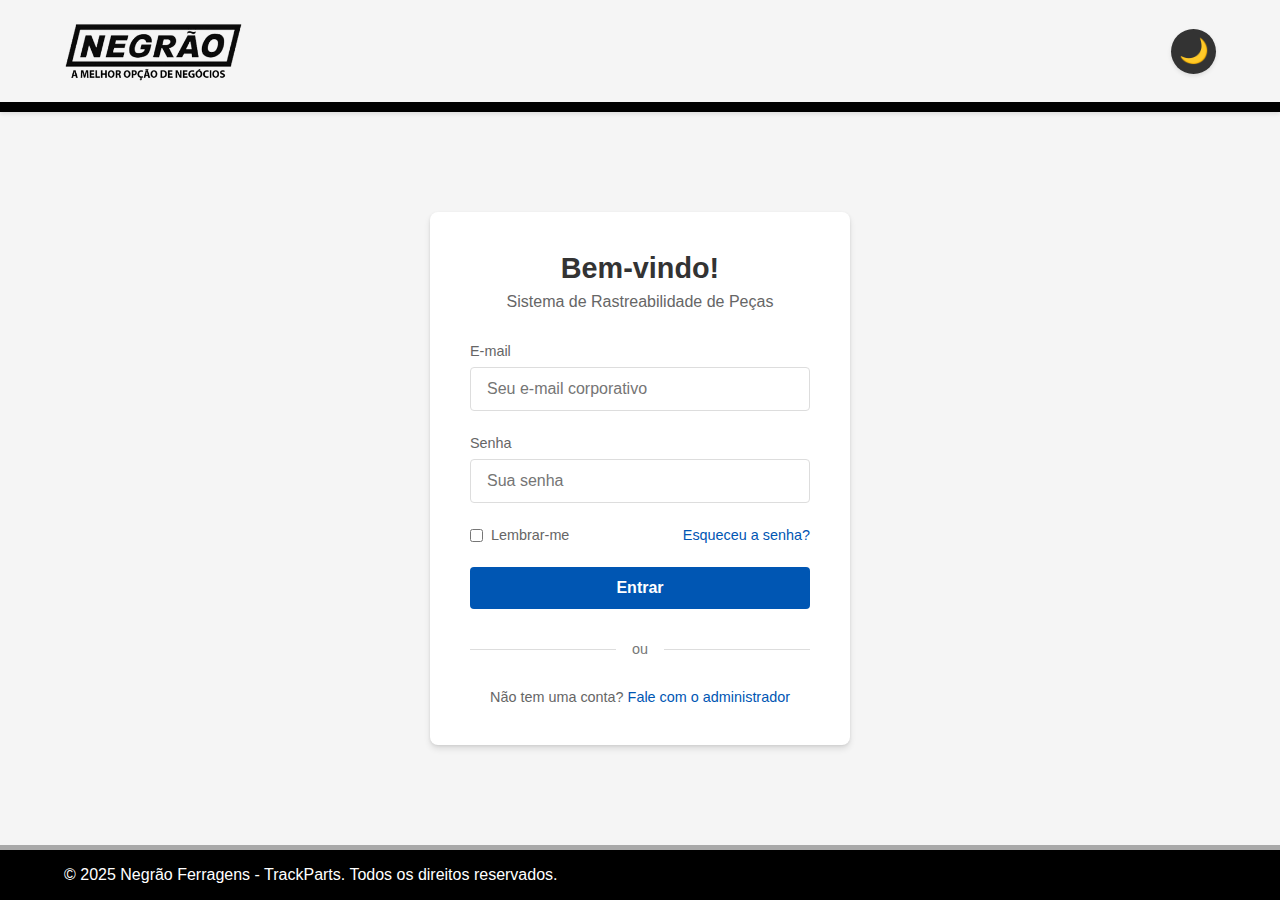
<file: index.html>
<!DOCTYPE html>
<html lang="pt-br">
<head>
    <meta charset="UTF-8">
    <meta name="viewport" content="width=device-width, initial-scale=1.0">
    <title>Negrão Ferragens - Login</title>
    <link rel="stylesheet" href="style.css">
</head>
<body>
    <header>
        <div class="container">
            <div class="logo">
                <!-- Adicionado ID que estava faltando -->
                <img id="logo-img" src="imagens/logo.png" alt="Negrão Ferragens Logo">
                <h1></h1>
            </div>
            <!-- Botão de alternância de tema -->
            <button id="theme-toggle" class="theme-toggle" aria-label="Alternar tema">
                <span class="theme-icon">🌙</span>
            </button>
        </div>
    </header>

    <main>
        <div class="login-card">
            <div class="login-header">
                <h2>Bem-vindo!</h2>
                <p>Sistema de Rastreabilidade de Peças</p>
            </div>

            <div id="alert-error" class="alert alert-danger"></div>
            <div id="alert-success" class="alert alert-success"></div>

            <form id="login-form">
                <div class="form-group">
                    <label for="email">E-mail</label>
                    <input type="email" id="email" class="form-control" placeholder="Seu e-mail corporativo" required>
                </div>

                <div class="form-group">
                    <label for="password">Senha</label>
                    <input type="password" id="password" class="form-control" placeholder="Sua senha" required>
                </div>

                <div class="form-options">
                    <div class="checkbox-group">
                        <input type="checkbox" id="remember-me">
                        <label for="remember-me">Lembrar-me</label>
                    </div>
                    <a href="#" class="forgot-password">Esqueceu a senha?</a>
                </div>

                <button type="submit" id="login-button" class="btn-primary">
                    Entrar
                    <span id="loading-spinner" class="loading-spinner" style="display: none;"></span>
                </button>
            </form>

            <div class="separator">
                <span>ou</span>
            </div>

            <div style="text-align: center; font-size: 0.9rem; color: var(--text-secondary);">
                Não tem uma conta? <a href="#" style="color: var(--primary-color); text-decoration: none;">Fale com o administrador</a>
            </div>
        </div>
    </main>

    <footer>
        <div class="container">
            &copy; 2025 Negrão Ferragens - TrackParts. Todos os direitos reservados.
        </div>
    </footer>

    <script src="script.js"></script>
</body>
</html>
</file>
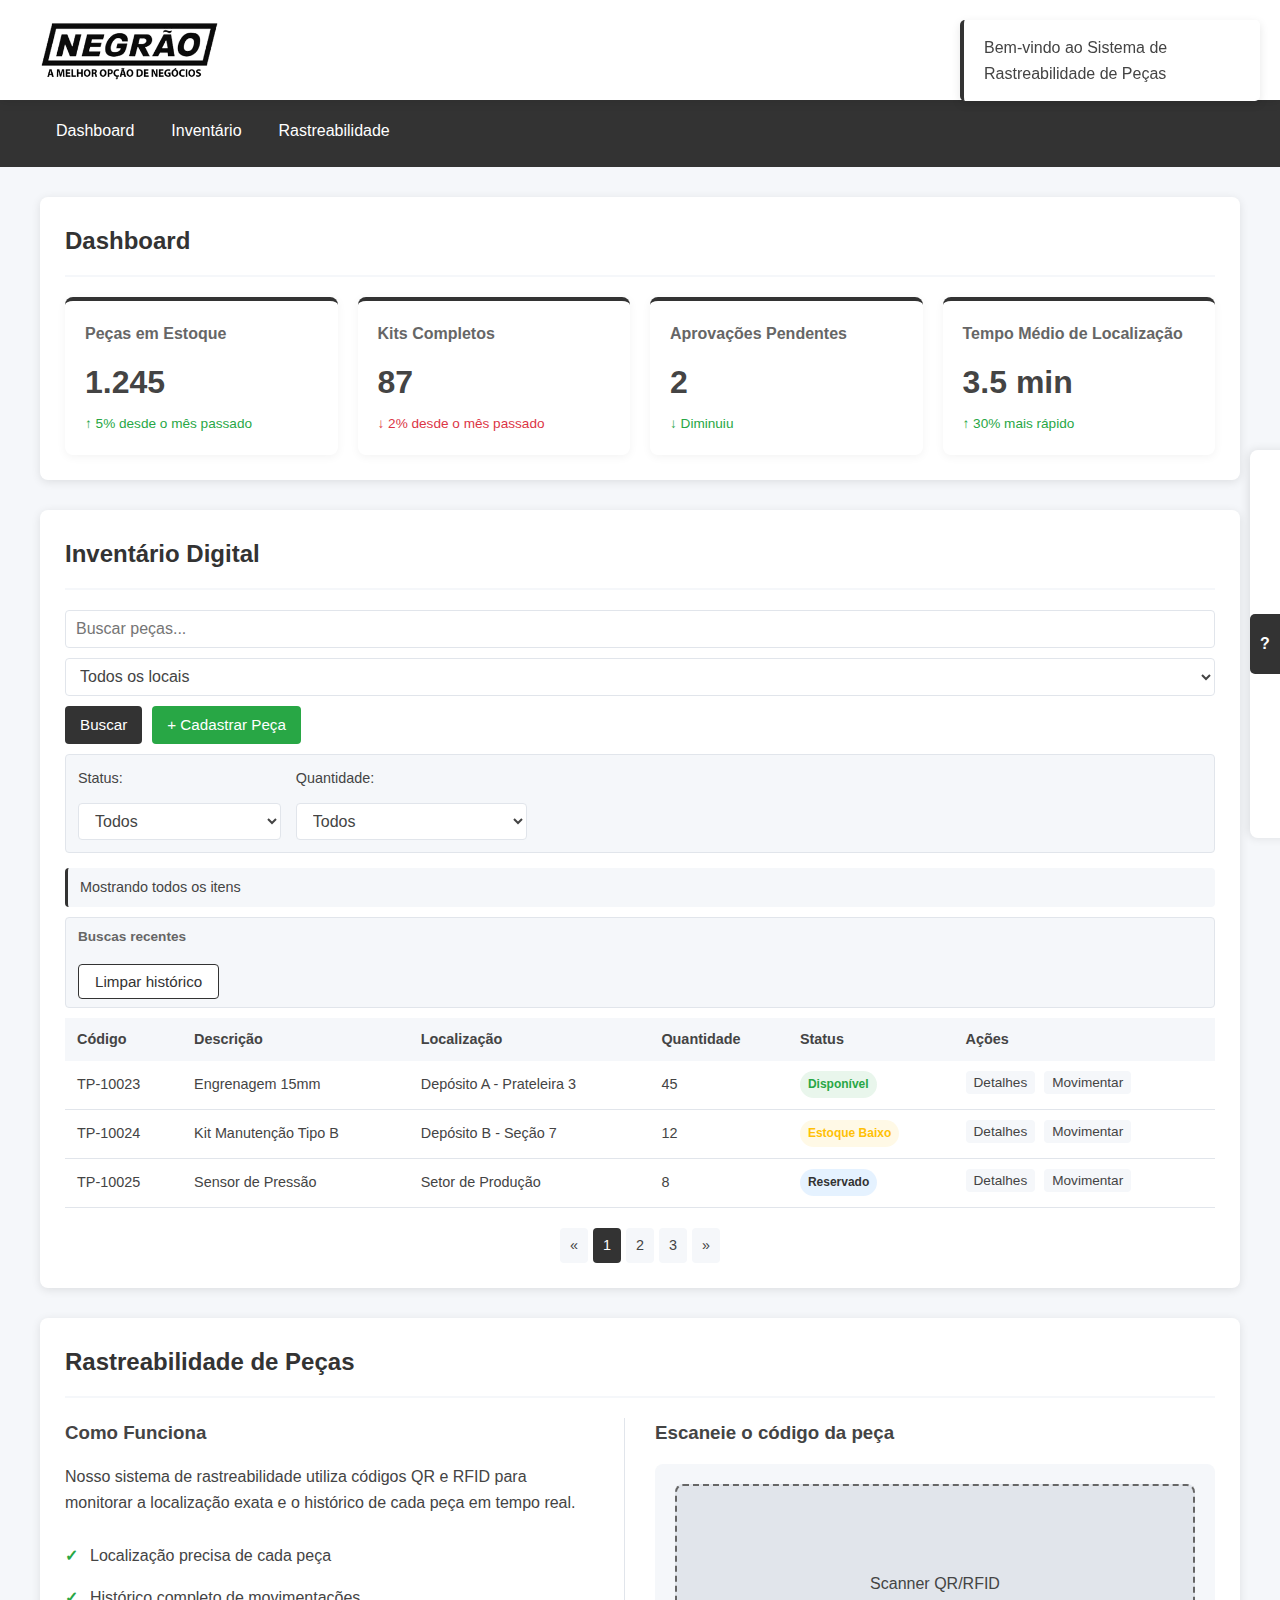
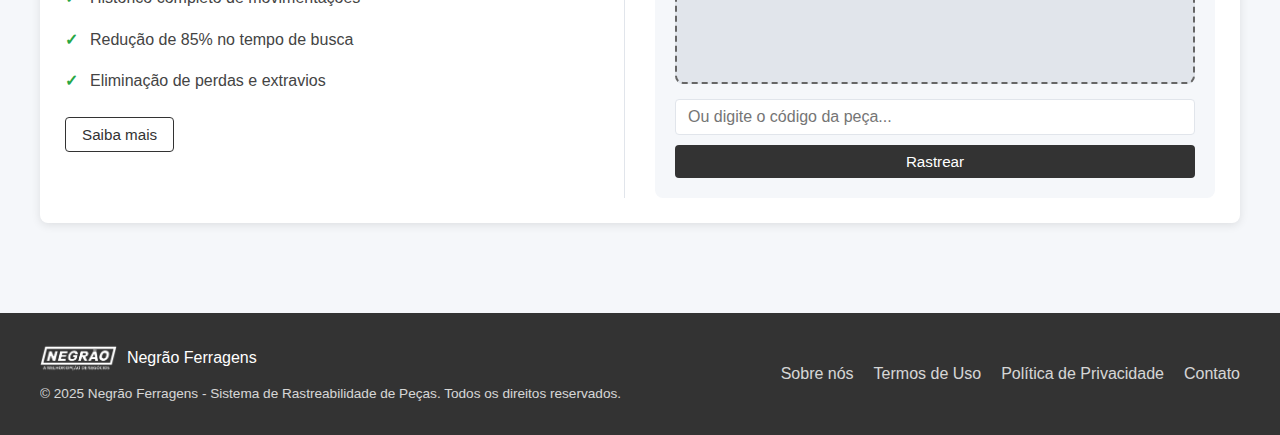
<file: usuario/user.html>
<!DOCTYPE html>
<html lang="pt-BR" data-theme="light">
<head>
    <!-- Metadados e configurações básicas existentes -->
    <meta charset="UTF-8">
    <meta name="viewport" content="width=device-width, initial-scale=1.0">
    <meta name="theme-color" content="#ffffff">
    <title>TrackParts - Sistema de Rastreabilidade de Peças</title>
    <link rel="stylesheet" href="user.css">
</head>
<body data-theme="light">
    <!-- CABEÇALHO: Contém logo e informações do usuário -->
    <header>
        <div class="container">
            <div class="logo">
                <img id="logo-img" src="imagens/logo.png" alt="TrackParts Logo">
                <h1></h1>
            </div>
            <div class="user-info">
                <span class="username">Olá, Usuário</span>
                <!-- Botão de alternância de tema - CORRIGIDO -->
                <button id="theme-toggle" class="theme-toggle" aria-label="Alternar tema" title="Alternar tema">
                    <span class="theme-icon">🌙</span>
                </button>
                <a href="../login.html" class="btn-logout">Sair</a>
            </div>
        </div>
    </header>

    <!-- NAVEGAÇÃO PRINCIPAL: Menu principal do sistema -->
    <nav>
        <div class="container">
            <ul class="main-menu">
                <li><a href="#dashboard">Dashboard</a></li>
                <li><a href="#inventory">Inventário</a></li>
                <li><a href="#tracking">Rastreabilidade</a></li>
            </ul>
        </div>
    </nav>

    <!-- CONTEÚDO PRINCIPAL: Contém todas as seções do sistema -->
    <main>
        <div class="container">
            <!-- SEÇÃO: Dashboard com cards de métricas -->
            <section id="dashboard">
                <h2>Dashboard</h2>
                <div class="dashboard-cards">
                    <!-- Card: Peças em estoque -->
                    <div class="card">
                        <h3>Peças em Estoque</h3>
                        <p class="number">1.245</p>
                        <p class="trend positive">↑ 5% desde o mês passado</p>
                    </div>
                    <!-- Card: Kits completos -->
                    <div class="card">
                        <h3>Kits Completos</h3>
                        <p class="number">87</p>
                        <p class="trend negative">↓ 2% desde o mês passado</p>
                    </div>
                    <!-- Card: Aprovações pendentes -->
                    <div class="card">
                        <h3>Aprovações Pendentes</h3>
                        <p class="number">12</p>
                        <p class="trend neutral">= Sem alteração</p>
                    </div>
                    <!-- Card: Tempo médio de localização -->
                    <div class="card">
                        <h3>Tempo Médio de Localização</h3>
                        <p class="number">3.5 min</p>
                        <p class="trend positive">↑ 30% mais rápido</p>
                    </div>
                </div>
            </section>

            <!-- SEÇÃO: Inventário Digital com busca, filtros e tabela -->
            <section id="inventory">
                <h2>Inventário Digital</h2>
                <!-- Barra de busca e filtros principais -->
                <div class="search-filter">
                    <input type="text" placeholder="Buscar peças...">
                    <select>
                        <option>Todos os locais</option>
                        <option>Depósito A</option>
                        <option>Depósito B</option>
                        <option>Setor de Produção</option>
                    </select>
                    <button class="btn-primary">Buscar</button>
                    <button class="btn-add-item">+ Cadastrar Peça</button>
                </div>
                
                <!-- Filtros avançados para refinamento de busca -->
                <div class="advanced-filters">
                    <div class="filter-row">
                        <div class="filter-group">
                            <label for="status-filter">Status:</label>
                            <select id="status-filter">
                                <option value="all">Todos</option>
                                <option value="disponível">Disponível</option>
                                <option value="estoque baixo">Estoque Baixo</option>
                                <option value="reservado">Reservado</option>
                            </select>
                        </div>
                        
                        <div class="filter-group">
                            <label for="quantity-filter">Quantidade:</label>
                            <select id="quantity-filter">
                                <option value="all">Todos</option>
                                <option value="low">Baixa (≤ 10)</option>
                                <option value="medium">Média (11-50)</option>
                                <option value="high">Alta (> 50)</option>
                            </select>
                        </div>
                    </div>
                </div>
                
                <!-- Informações sobre os resultados da busca -->
                <div class="search-results-info">
                    <span>Mostrando todos os itens</span>
                </div>
                
                <!-- Histórico de buscas recentes -->
                <div class="search-history-container">
                    <h4>Buscas recentes</h4>
                    <div class="search-history-items">
                        <!-- Itens de histórico de busca serão adicionados via JavaScript -->
                    </div>
                    <button class="btn-secondary">Limpar histórico</button>
                </div>
                
                <!-- Tabela principal de inventário -->
                <div class="inventory-table">
                    <table>
                        <thead>
                            <tr>
                                <th>Código</th>
                                <th>Descrição</th>
                                <th>Localização</th>
                                <th>Quantidade</th>
                                <th>Status</th>
                                <th>Ações</th>
                            </tr>
                        </thead>
                        <tbody>
                            <!-- Linha de peça: Engrenagem -->
                            <tr>
                                <td>TP-10023</td>
                                <td>Engrenagem 15mm</td>
                                <td>Depósito A - Prateleira 3</td>
                                <td>45</td>
                                <td><span class="status available">Disponível</span></td>
                                <td>
                                    <button class="btn-action btn-details">Detalhes</button>
                                    <button class="btn-action btn-move">Movimentar</button>
                                </td>
                            </tr>
                            <!-- Linha de peça: Kit Manutenção -->
                            <tr>
                                <td>TP-10024</td>
                                <td>Kit Manutenção Tipo B</td>
                                <td>Depósito B - Seção 7</td>
                                <td>12</td>
                                <td><span class="status low">Estoque Baixo</span></td>
                                <td>
                                    <button class="btn-action btn-details">Detalhes</button>
                                    <button class="btn-action btn-move">Movimentar</button>
                                </td>
                            </tr>
                            <!-- Linha de peça: Sensor -->
                            <tr>
                                <td>TP-10025</td>
                                <td>Sensor de Pressão</td>
                                <td>Setor de Produção</td>
                                <td>8</td>
                                <td><span class="status reserved">Reservado</span></td>
                                <td>
                                    <button class="btn-action btn-details">Detalhes</button>
                                    <button class="btn-action btn-move">Movimentar</button>
                                </td>
                            </tr>
                        </tbody>
                    </table>
                </div>
                
                <!-- Paginação da tabela de inventário -->
                <div class="pagination">
                    <a href="#">&laquo;</a>
                    <a href="#" class="active">1</a>
                    <a href="#">2</a>
                    <a href="#">3</a>
                    <a href="#">&raquo;</a>
                </div>
            </section>

            <!-- SEÇÃO: Rastreabilidade de Peças -->
            <section id="tracking">
                <h2>Rastreabilidade de Peças</h2>
                <div class="tracking-system">
                    <!-- Informações sobre o sistema de rastreabilidade -->
                    <article class="tracking-info">
                        <h3>Como Funciona</h3>
                        <p>Nosso sistema de rastreabilidade utiliza códigos QR e RFID para monitorar a localização exata e o histórico de cada peça em tempo real.</p>
                        <ul class="benefits">
                            <li>Localização precisa de cada peça</li>
                            <li>Histórico completo de movimentações</li>
                            <li>Redução de 85% no tempo de busca</li>
                            <li>Eliminação de perdas e extravios</li>
                        </ul>
                        <a href="#" class="btn-secondary">Saiba mais</a>
                    </article>
                    
                    <!-- Scanner de QR Code/RFID para rastreio -->
                    <div class="tracking-scanner">
                        <h3>Escaneie o código da peça</h3>
                        <div class="scanner-box">
                            <div class="scanner-placeholder">
                                <span>Scanner QR/RFID</span>
                            </div>
                            <input type="text" placeholder="Ou digite o código da peça...">
                            <button class="btn-primary">Rastrear</button>
                        </div>
                    </div>
                </div>
                
                <!-- Área para exibir resultados de rastreamento (inicialmente oculta) -->
                <div class="tracking-result" style="display: none;">
                    <!-- Conteúdo será preenchido dinamicamente -->
                </div>
            </section>
        </div>

        <!-- PAINEL DE AJUDA: Acessível de qualquer lugar da aplicação -->
        <aside class="help-panel">
            <div class="help-toggle">?</div>
            <div class="help-content">
                <h3>Suporte Rápido</h3>
                <ul class="help-links">
                    <li><a href="#">Como rastrear uma peça</a></li>
                    <li><a href="#">Gerenciamento de kits</a></li>
                    <li><a href="#">Fluxo de aprovações</a></li>
                    <li><a href="#">Importação da planilha Excel</a></li>
                    <li><a href="#">Tutoriais em vídeo</a></li>
                </ul>
                <h4>Precisa de ajuda?</h4>
                <button class="btn-support">Contatar Suporte</button>
            </div>
        </aside>
    </main>

    <!-- RODAPÉ: Informações da empresa e links adicionais -->
    <footer>
        <div class="container">
            <div class="footer-info">
                <div class="footer-logo">
                    <img src="imagens/logoDark.png" alt="Negrão Ferragens Logo">
                    <span>Negrão Ferragens</span>
                </div>
                <p>&copy; 2025 Negrão Ferragens - Sistema de Rastreabilidade de Peças. Todos os direitos reservados.</p>
            </div>
            <div class="footer-links">
                <ul>
                    <li><a href="#">Sobre nós</a></li>
                    <li><a href="#">Termos de Uso</a></li>
                    <li><a href="#">Política de Privacidade</a></li>
                    <li><a href="#">Contato</a></li>
                </ul>
            </div>
        </div>
    </footer>

    <!-- MODAIS: Janelas de diálogo para operações específicas -->
    
    <!-- Modal para Cadastro de Peça -->
    <div id="modal-add-item" class="modal">
        <div class="modal-content">
            <span class="modal-close">&times;</span>
            <h3>Cadastrar Nova Peça</h3>
            <form id="form-add-item">
                <!-- Campos para entrada de dados da nova peça -->
                <div class="form-group">
                    <label for="item-code">Código:</label>
                    <input type="text" id="item-code" required placeholder="Ex: TP-10028">
                </div>
                <div class="form-group">
                    <label for="item-description">Descrição:</label>
                    <input type="text" id="item-description" required placeholder="Ex: Engrenagem 15mm">
                </div>
                <div class="form-group">
                    <label for="item-location">Localização:</label>
                    <select id="item-location" required>
                        <option value="">Selecione uma localização</option>
                        <option value="Depósito A">Depósito A</option>
                        <option value="Depósito B">Depósito B</option>
                        <option value="Setor de Produção">Setor de Produção</option>
                    </select>
                </div>
                <div class="form-group">
                    <label for="item-sublocation">Localização Específica:</label>
                    <input type="text" id="item-sublocation" placeholder="Ex: Prateleira 3">
                </div>
                <div class="form-group">
                    <label for="item-quantity">Quantidade:</label>
                    <input type="number" id="item-quantity" required min="1" value="1">
                </div>
                <div class="form-group">
                    <label for="item-status">Status:</label>
                    <select id="item-status" required>
                        <option value="available">Disponível</option>
                        <option value="low">Estoque Baixo</option>
                        <option value="reserved">Reservado</option>
                    </select>
                </div>
                <div class="form-actions">
                    <button type="button" class="btn-secondary modal-cancel">Cancelar</button>
                    <button type="submit" class="btn-primary">Cadastrar</button>
                </div>
            </form>
        </div>
    </div>

    <!-- Modal para Detalhes da Peça -->
    <div id="modal-details" class="modal">
        <div class="modal-content">
            <span class="modal-close">&times;</span>
            <h3>Detalhes da Peça</h3>
            <!-- Informações detalhadas sobre a peça selecionada -->
            <div class="item-details">
                <div class="detail-row">
                    <span class="detail-label">Código:</span>
                    <span id="detail-code" class="detail-value"></span>
                </div>
                <div class="detail-row">
                    <span class="detail-label">Descrição:</span>
                    <span id="detail-description" class="detail-value"></span>
                </div>
                <div class="detail-row">
                    <span class="detail-label">Localização:</span>
                    <span id="detail-location" class="detail-value"></span>
                </div>
                <div class="detail-row">
                    <span class="detail-label">Quantidade:</span>
                    <span id="detail-quantity" class="detail-value"></span>
                </div>
                <div class="detail-row">
                    <span class="detail-label">Status:</span>
                    <span id="detail-status" class="detail-value"></span>
                </div>
                <div class="detail-row">
                    <span class="detail-label">Última atualização:</span>
                    <span id="detail-updated" class="detail-value">14/04/2025 14:32</span>
                </div>
            </div>
            
            <!-- Histórico de movimentações da peça -->
            <div class="item-history">
                <h4>Histórico de Movimentações</h4>
                <div class="history-table">
                    <table>
                        <thead>
                            <tr>
                                <th>Data</th>
                                <th>Origem</th>
                                <th>Destino</th>
                                <th>Responsável</th>
                            </tr>
                        </thead>
                        <tbody id="history-table-body">
                            <tr>
                                <td>12/04/2025</td>
                                <td>Depósito B</td>
                                <td>Depósito A - Prateleira 3</td>
                                <td>Maria Oliveira</td>
                            </tr>
                            <tr>
                                <td>05/04/2025</td>
                                <td>Recebimento</td>
                                <td>Depósito B</td>
                                <td>Carlos Santos</td>
                            </tr>
                        </tbody>
                    </table>
                </div>
            </div>
            <div class="form-actions">
                <button type="button" class="btn-secondary modal-cancel">Fechar</button>
                <button type="button" class="btn-primary btn-open-move">Movimentar</button>
            </div>
        </div>
    </div>

    <!-- Modal para Movimentação de Peça -->
    <div id="modal-move" class="modal">
        <div class="modal-content">
            <span class="modal-close">&times;</span>
            <h3>Movimentar Peça</h3>
            <form id="form-move-item">
                <!-- Identificação da peça a ser movimentada -->
                <div class="item-to-move">
                    <div class="detail-row">
                        <span class="detail-label">Código:</span>
                        <span id="move-code" class="detail-value"></span>
                    </div>
                    <div class="detail-row">
                        <span class="detail-label">Descrição:</span>
                        <span id="move-description" class="detail-value"></span>
                    </div>
                    <div class="detail-row">
                        <span class="detail-label">Localização Atual:</span>
                        <span id="move-current-location" class="detail-value"></span>
                    </div>
                </div>
                
                <!-- Campos para definir nova localização e detalhes da movimentação -->
                <div class="form-group">
                    <label for="move-location">Nova Localização:</label>
                    <select id="move-location" required>
                        <option value="">Selecione uma localização</option>
                        <option value="Depósito A">Depósito A</option>
                        <option value="Depósito B">Depósito B</option>
                        <option value="Setor de Produção">Setor de Produção</option>
                        <option value="Manutenção">Manutenção</option>
                        <option value="Expedição">Expedição</option>
                    </select>
                </div>
                <div class="form-group">
                    <label for="move-sublocation">Localização Específica:</label>
                    <input type="text" id="move-sublocation" placeholder="Ex: Prateleira 3">
                </div>
                <div class="form-group">
                    <label for="move-quantity">Quantidade a Movimentar:</label>
                    <input type="number" id="move-quantity" required min="1" value="1">
                </div>
                <div class="form-group">
                    <label for="move-reason">Motivo da Movimentação:</label>
                    <select id="move-reason" required>
                        <option value="">Selecione um motivo</option>
                        <option value="Transferência">Transferência de Local</option>
                        <option value="Requisição">Requisição para Uso</option>
                        <option value="Manutenção">Envio para Manutenção</option>
                        <option value="Devolução">Devolução ao Estoque</option>
                        <option value="Descarte">Descarte/Baixa</option>
                    </select>
                </div>
                <div class="form-group">
                    <label for="move-notes">Observações:</label>
                    <textarea id="move-notes" rows="3" placeholder="Observações adicionais sobre a movimentação..."></textarea>
                </div>
                <div class="form-actions">
                    <button type="button" class="btn-secondary modal-cancel">Cancelar</button>
                    <button type="submit" class="btn-primary">Confirmar Movimentação</button>
                </div>
            </form>
        </div>
    </div>

    <!-- Lista de sugestões para preenchimento automático de busca -->
    <datalist id="search-suggestions">
        <!-- Opções serão adicionadas via JavaScript -->
    </datalist>

    <!-- Referência ao arquivo JavaScript para funcionalidades interativas -->
    <script src="user.js"></script>
    <script src="temas-user.js"></script>
</body>
</html>
</file>
<file: style.css>
* {
    margin: 0;
    padding: 0;
    box-sizing: border-box;
    font-family: 'Segoe UI', Tahoma, Geneva, Verdana, sans-serif;
}

/* Variáveis CSS para temas */
:root {
    /* Modo Claro (padrão) */
    --bg-color: #f5f5f5;
    --card-bg: white;
    --text-primary: #333;
    --text-secondary: #666;
    --text-muted: #777;
    --border-color: #ddd;
    --input-border: #ddd;
    --primary-color: #0056b3;
    --primary-hover: #004494;
    --header-bg: #f5f5f5;
    --footer-bg: #000000;
    --footer-text: white;
    --shadow-color: rgba(0, 0, 0, 0.1);
    --shadow-color-deep: rgba(0, 0, 0, 0.08);
    --theme-toggle-bg: #333;
    --theme-toggle-text: #fff;
}

/* Modo Escuro */
[data-theme="dark"] {
    --bg-color: #1a1a1a;
    --card-bg: #2a2a2a;
    --text-primary: #e0e0e0;
    --text-secondary: #b0b0b0;
    --text-muted: #999;
    --border-color: #444;
    --input-border: #555;
    --primary-color: #4a90e2;
    --primary-hover: #357abd;
    --header-bg: #2a2a2a;
    --footer-bg: #111;
    --footer-text: #e0e0e0;
    --shadow-color: rgba(0, 0, 0, 0.3);
    --shadow-color-deep: rgba(0, 0, 0, 0.5);
    --theme-toggle-bg: #e0e0e0;
    --theme-toggle-text: #333;
}

body {
    background-color: var(--bg-color);
    color: var(--text-primary);
    height: 100vh;
    display: flex;
    flex-direction: column;
    transition: background-color 0.3s ease, color 0.3s ease;
}

header {
    background-color: var(--header-bg);
    padding: 1rem 0;
    box-shadow: 0 2px 4px var(--shadow-color);
    border-bottom: 10px solid var(--footer-bg);
    transition: all 0.3s ease;
}

.container {
    width: 90%;
    max-width: 1200px;
    margin: 0 auto;
    position: relative;
    display: flex;
    justify-content: space-between;
    align-items: center;
}

.logo {
    display: flex;
    align-items: center;
}

.logo img {
    height: 70px;
    margin-right: 10px;
    transition: all 0.3s ease;
}

.logo h1 {
    font-size: 1.5rem;
    margin-bottom: 0;
    color: var(--primary-color);
}

/* Botão de alternância de tema - CENTRALIZADO */
.theme-toggle {
    position: absolute;
    right: 0;
    background-color: var(--theme-toggle-bg);
    color: var(--theme-toggle-text);
    border: none;
    border-radius: 50%;
    width: 45px;
    height: 45px;
    font-size: 1.5rem;
    cursor: pointer;
    display: flex;
    align-items: center;
    justify-content: center;
    transition: all 0.3s ease;
    box-shadow: 0 2px 4px var(--shadow-color);
    padding: 0;
}

.theme-toggle:hover {
    transform: scale(1.1);
    box-shadow: 0 4px 8px var(--shadow-color);
}

.theme-icon {
    display: flex;
    align-items: center;
    justify-content: center;
    width: 100%;
    height: 100%;
    transition: transform 0.3s ease;
    line-height: 1;
}

.theme-toggle:active .theme-icon {
    transform: rotate(360deg);
}

main {
    flex: 1;
    display: flex;
    justify-content: center;
    align-items: center;
    padding: 2rem;
}

.login-card {
    background-color: var(--card-bg);
    border-radius: 8px;
    box-shadow: 0 4px 6px var(--shadow-color), 0 1px 3px var(--shadow-color-deep);
    width: 100%;
    max-width: 420px;
    padding: 2.5rem;
    transition: all 0.3s ease;
}

.login-header {
    text-align: center;
    margin-bottom: 2rem;
}

.login-header h2 {
    font-size: 1.8rem;
    color: var(--text-primary);
    margin-bottom: 0.5rem;
}

.login-header p {
    color: var(--text-secondary);
}

.form-group {
    margin-bottom: 1.5rem;
}

.form-group label {
    display: block;
    font-size: 0.9rem;
    color: var(--text-secondary);
    margin-bottom: 0.5rem;
}

.form-control {
    width: 100%;
    padding: 0.75rem 1rem;
    font-size: 1rem;
    border: 1px solid var(--input-border);
    border-radius: 4px;
    background-color: var(--card-bg);
    color: var(--text-primary);
    transition: all 0.3s ease;
}

.form-control:focus {
    outline: none;
    border-color: var(--primary-color);
    box-shadow: 0 0 0 3px rgba(74, 144, 226, 0.1);
}

/* Estilo específico para campos de formulário no modo escuro */
[data-theme="dark"] .form-control {
    background-color: #1a1a1a;
}

.form-options {
    display: flex;
    justify-content: space-between;
    align-items: center;
    margin-bottom: 1.5rem;
    font-size: 0.9rem;
    color: var(--text-secondary);
}

.checkbox-group {
    display: flex;
    align-items: center;
}

.checkbox-group input {
    margin-right: 0.5rem;
}

.checkbox-group label {
    color: var(--text-secondary);
}

.forgot-password {
    color: var(--primary-color);
    text-decoration: none;
}

.forgot-password:hover {
    text-decoration: underline;
}

.btn-primary {
    background-color: var(--primary-color);
    color: white;
    border: none;
    border-radius: 4px;
    padding: 0.75rem 1.5rem;
    font-size: 1rem;
    font-weight: 600;
    cursor: pointer;
    width: 100%;
    transition: background-color 0.3s;
}

.btn-primary:hover {
    background-color: var(--primary-hover);
}

.btn-primary:disabled {
    background-color: #7ba7d0;
    cursor: not-allowed;
    opacity: 0.7;
}

[data-theme="dark"] .btn-primary:disabled {
    background-color: #2a5a8a;
}

.loading-spinner {
    display: inline-block;
    width: 1rem;
    height: 1rem;
    border: 2px solid rgba(255,255,255,0.3);
    border-radius: 50%;
    border-top-color: white;
    animation: spin 1s ease-in-out infinite;
    margin-left: 0.5rem;
}

@keyframes spin {
    to { transform: rotate(360deg); }
}

.alert {
    padding: 0.75rem 1rem;
    border-radius: 4px;
    margin-bottom: 1.5rem;
    display: none;
}

.alert-danger {
    background-color: #ffe5e5;
    color: #c62828;
    border: 1px solid #ffcccc;
}

[data-theme="dark"] .alert-danger {
    background-color: #3a1515;
    color: #ff8a80;
    border: 1px solid #5a2020;
}

.alert-success {
    background-color: #e6f7e6;
    color: #2e7d32;
    border: 1px solid #c8e6c9;
}

[data-theme="dark"] .alert-success {
    background-color: #1a3a1a;
    color: #81c784;
    border: 1px solid #2a5a2a;
}

footer {
    background-color: var(--footer-bg);
    color: var(--footer-text);
    text-align: center;
    padding: 1rem 0;
    margin-top: auto;
    border-top: 5px solid rgb(169, 169, 169);
    transition: all 0.3s ease;
}

.separator {
    display: flex;
    align-items: center;
    text-align: center;
    margin: 2rem 0;
}

.separator::before,
.separator::after {
    content: '';
    flex: 1;
    border-bottom: 1px solid var(--border-color);
}

.separator span {
    padding: 0 1rem;
    color: var(--text-muted);
    font-size: 0.9rem;
}

.social-login {
    display: flex;
    gap: 1rem;
    margin-bottom: 2rem;
}

.social-btn {
    flex: 1;
    display: flex;
    align-items: center;
    justify-content: center;
    padding: 0.75rem;
    border: 1px solid var(--border-color);
    border-radius: 4px;
    background: var(--card-bg);
    color: var(--text-primary);
    cursor: pointer;
    transition: background-color 0.3s;
}

.social-btn:hover {
    background-color: var(--bg-color);
}

.social-icon {
    width: 24px;
    height: 24px;
    margin-right: 8px;
}

/* Links no modo escuro */
[data-theme="dark"] a {
    color: var(--primary-color);
}

/* Ajustes para o texto de cadastro */
.login-card > div:last-child {
    color: var(--text-secondary) !important;
}

.login-card > div:last-child a {
    color: var(--primary-color) !important;
}

@media (max-width: 480px) {
    .login-card {
        padding: 1.5rem;
    }
    
    .social-login {
        flex-direction: column;
    }
    
    .theme-toggle {
        width: 40px;
        height: 40px;
        font-size: 1.2rem;
    }
}
</file>
<file: usuario/user.css>
/* ==========================================================================
   Sistema de Gerenciamento de Inventário - Estilos CSS (Responsivos) com Modo Escuro
   
   ÍNDICE:
   1. Variáveis e Reset
   2. Elementos Básicos
   3. Botões e Controles
   4. Modais
   5. Formulários
   6. Layout de Cabeçalho e Navegação
   7. Conteúdo Principal
   8. Dashboard
   9. Sistema de Inventário
   10. Sistema de Rastreamento
   11. Painel de Ajuda
   12. Rodapé
   13. Responsividade
   14. Utilitários e Componentes Específicos
   15. Animações
   ========================================================================== */

/* ==========================================================================
   1. Variáveis e Reset
   ========================================================================== */

/* Reset básico para todos os elementos */
* {
    margin: 0;
    padding: 0;
    box-sizing: border-box;
    font-family: 'Segoe UI', Tahoma, Geneva, Verdana, sans-serif;
}

/* Variáveis CSS para cores e valores comuns */
:root {
    /* Modo Claro (padrão) */
    --bg-color: #f5f7fa;
    --card-bg: white;
    --text-primary: #444;
    --text-secondary: #666;
    --text-muted: #777;
    --border-color: #e1e5eb;
    --input-border: #e1e5eb;
    --primary-color: #333;
    --secondary-color: #00a0e9;
    --accent-color: #ff6b6b;
    --dark-color: #333;
    --light-color: #f5f7fa;
    
    /* Cores de feedback */
    --success-color: #28a745;
    --warning-color: #ffc107;
    --danger-color: #dc3545;
    
    /* Cores neutras */
    --gray-color: #e1e5eb;
    --text-color: #444;
    --text-light: #666;
    
    /* Elementos de UI */
    --border-radius: 4px;
    --box-shadow: 0 2px 10px rgba(0, 0, 0, 0.1);
    --transition: all 0.3s ease;
    --light-accent: #e6f7ff;
    
    /* Variáveis para responsividade */
    --container-padding: 20px;
    --section-spacing: 30px;
    --card-spacing: 20px;
    --mobile-spacing: 15px;

    /* Variáveis específicas para temas */
    --header-bg: white;
    --nav-bg: #333;
    --footer-bg: #333;
    --footer-text: white;
    --shadow-color: rgba(0, 0, 0, 0.1);
    --shadow-color-deep: rgba(0, 0, 0, 0.08);
    --theme-toggle-bg: #333;
    --theme-toggle-text: #fff;
}

/* Modo Escuro */
[data-theme="dark"] {
    --bg-color: #1a1a1a;
    --card-bg: #2a2a2a;
    --text-primary: #e0e0e0;
    --text-secondary: #b0b0b0;
    --text-muted: #999;
    --border-color: #444;
    --input-border: #555;
    --primary-color:rgb(185, 185, 185);
    --secondary-color: #5cb3f0;
    --accent-color: #ff8a80;
    --dark-color: #e0e0e0;
    --light-color: #2a2a2a;
    
    /* Cores de feedback para modo escuro */
    --success-color: #81c784;
    --warning-color: #ffb74d;
    --danger-color: #e57373;
    
    /* Cores neutras para modo escuro */
    --gray-color: #444;
    --text-color: #e0e0e0;
    --text-light: #b0b0b0;
    
    /* Elementos de UI para modo escuro */
    --light-accent: rgba(74, 144, 226, 0.1);
    
    /* Variáveis específicas para temas escuros */
    --header-bg: #2a2a2a;
    --nav-bg: #1a1a1a;
    --footer-bg: #111;
    --footer-text: #e0e0e0;
    --shadow-color: rgba(0, 0, 0, 0.3);
    --shadow-color-deep: rgba(0, 0, 0, 0.5);
    --theme-toggle-bg: #e0e0e0;
    --theme-toggle-text: #333;
}

/* Estilos base do corpo da página */
body {
    background-color: var(--bg-color);
    color: var(--text-primary);
    line-height: 1.6;
    overflow-x: hidden;
    transition: background-color 0.3s ease, color 0.3s ease;
}

/* ==========================================================================
   2. Elementos Básicos
   ========================================================================== */

/* Container principal para limitar largura do conteúdo */
.container {
    width: 100%;
    max-width: 1240px;
    margin: 0 auto;
    padding: 0 var(--container-padding);
}

/* Estilos de tipografia para títulos */
h1, h2, h3, h4, h5, h6 {
    color: var(--text-primary);
    margin-bottom: 1rem;
    word-wrap: break-word;
    transition: color 0.3s ease;
}

/* Estilos padrão para links */
a {
    text-decoration: none;
    color: var(--primary-color);
    transition: var(--transition);
}

a:hover {
    color: var(--secondary-color);
}

/* Remoção de bullets em listas */
ul {
    list-style: none;
}

/* Imagens responsivas */
img {
    max-width: 100%;
    height: auto;
}

/* ==========================================================================
   3. Botões e Controles
   ========================================================================== */

/* Estilos base para todos os botões */
button, .btn-primary, .btn-secondary, .btn-action {
    cursor: pointer;
    border: none;
    border-radius: var(--border-radius);
    padding: 8px 16px;
    font-weight: 500;
    transition: var(--transition);
    white-space: nowrap;
    font-size: 0.95rem;
}

/* Botão principal */
.btn-primary {
    background-color: var(--primary-color);
    color: white;
}

.btn-primary:hover {
    background-color: var(--secondary-color);
}

/* Botão secundário */
.btn-secondary {
    background-color: var(--card-bg);
    color: var(--primary-color);
    border: 1px solid var(--primary-color);
}

.btn-secondary:hover {
    background-color: var(--light-color);
}

/* Botão de ação - menor e mais sutil */
.btn-action {
    background-color: var(--light-color);
    color: var(--text-color);
    font-size: 0.85rem;
    padding: 4px 8px;
}

.btn-action:hover {
    background-color: var(--gray-color);
}

/* Botão para adicionar novo item */
.btn-add-item {
    background-color: var(--success-color);
    color: white;
    padding: 8px 16px;
    border-radius: var(--border-radius);
    border: none;
    cursor: pointer;
    display: flex;
    align-items: center;
    gap: 8px;
}

.btn-add-item:hover {
    background-color: #218838;
}

/* Botão de alternância de tema */
.theme-toggle {
    background-color: var(--theme-toggle-bg);
    color: var(--theme-toggle-text);
    border: none;
    border-radius: 50%;
    width: 40px;
    height: 40px;
    font-size: 1.2rem;
    cursor: pointer;
    display: flex;
    align-items: center;
    justify-content: center;
    transition: var(--transition);
    box-shadow: 0 2px 4px var(--shadow-color);
    margin: 0 10px;
}

.theme-toggle:hover {
    transform: scale(1.1);
    box-shadow: 0 4px 8px var(--shadow-color);
}

.theme-icon {
    display: flex;
    align-items: center;
    justify-content: center;
    width: 100%;
    height: 100%;
    transition: transform 0.3s ease;
    line-height: 1;
}

.theme-toggle:active .theme-icon {
    transform: rotate(360deg);
}

/* Botão de suporte */
.btn-support {
    background-color: var(--accent-color);
    color: white;
    padding: 8px 16px;
    border-radius: var(--border-radius);
    border: none;
    margin-top: 15px;
    cursor: pointer;
    width: 100%;
}

/* Botões específicos no inventário */
.btn-details, .btn-move {
    margin-right: 5px;
    margin-bottom: 5px;
}

/* Botão de logout no cabeçalho */
.btn-logout {
    color: var(--text-light);
    font-size: 0.9rem;
}

/* Responsividade para botões */
@media (max-width: 576px) {
    button, .btn-primary, .btn-secondary, .btn-action {
        padding: 6px 12px;
        font-size: 0.9rem;
    }
    
    .btn-add-item {
        padding: 6px 12px;
    }
    
    .form-actions {
        flex-direction: column;
    }
    
    .form-actions button {
        width: 100%;
        margin-bottom: 8px;
    }

    .theme-toggle {
        width: 35px;
        height: 35px;
        font-size: 1rem;
    }

    .btn-details, .btn-move {
        display: block;
        width: 100%;
        margin-right: 0;
        margin-bottom: 5px;
        text-align: center;
    }
}

/* ==========================================================================
   4. Modais
   ========================================================================== */

/* Container de modal - fundo escurecido */
.modal {
    display: none;
    position: fixed;
    z-index: 1000;
    left: 0;
    top: 0;
    width: 100%;
    height: 100%;
    overflow: auto;
    background-color: rgba(0, 0, 0, 0.5);
}

/* Conteúdo do modal */
.modal-content {
    background-color: var(--card-bg);
    margin: 5% auto;
    padding: 30px;
    border-radius: 8px;
    width: 90%;
    max-width: 600px;
    box-shadow: 0 5px 15px var(--shadow-color);
    position: relative;
    animation: modalFade 0.3s ease;
    transition: background-color 0.3s ease;
}

/* Botão para fechar o modal */
.modal-close {
    position: absolute;
    top: 20px;
    right: 20px;
    font-size: 1.5rem;
    font-weight: bold;
    cursor: pointer;
    color: var(--text-primary);
}

.modal-close:hover {
    color: var(--danger-color);
}

/* Botão cancelar no modal */
.modal-cancel {
    background-color: var(--light-color);
    color: var(--text-color);
}

/* Animação de entrada para modais */
@keyframes modalFade {
    from {
        opacity: 0;
        transform: translateY(-30px);
    }
    to {
        opacity: 1;
        transform: translateY(0);
    }
}

/* Responsividade para modais */
@media (max-width: 768px) {
    .modal-content {
        width: 95%;
        margin: 10% auto;
        padding: 20px 15px;
    }
    
    .modal-close {
        top: 15px;
        right: 15px;
    }
}

/* ==========================================================================
   5. Formulários
   ========================================================================== */

/* Grupo de formulário */
.form-group {
    margin-bottom: 20px;
}

.form-group label {
    display: block;
    margin-bottom: 8px;
    font-weight: 500;
    color: var(--text-primary);
}

.form-group input,
.form-group select {
    width: 100%;
    padding: 10px;
}

/* Área de ações do formulário */
.form-actions {
    display: flex;
    justify-content: flex-end;
    gap: 15px;
    margin-top: 30px;
}

/* Estilos para campos de entrada */
input[type="text"], 
input[type="number"],
select,
textarea {
    padding: 8px 12px;
    border: 1px solid var(--border-color);
    border-radius: var(--border-radius);
    font-size: 1rem;
    width: 100%;
    background-color: var(--card-bg);
    color: var(--text-primary);
    transition: var(--transition);
}

input[type="text"]:focus, 
input[type="number"]:focus,
select:focus,
textarea:focus {
    outline: none;
    border-color: var(--secondary-color);
    box-shadow: 0 0 0 2px rgba(0, 160, 233, 0.2);
}

/* Estilos para textarea em formulários */
#form-move-item textarea {
    width: 100%;
    padding: 10px;
    border: 1px solid var(--border-color);
    border-radius: var(--border-radius);
    resize: vertical;
    min-height: 100px;
    background-color: var(--card-bg);
    color: var(--text-primary);
}

/* Responsividade para formulários */
@media (max-width: 768px) {
    .form-group {
        margin-bottom: 15px;
    }
    
    .form-actions {
        margin-top: 20px;
        flex-wrap: wrap;
    }
    
    input[type="text"],
    input[type="number"],
    select,
    #form-move-item textarea {
        font-size: 16px; /* Previne zoom em dispositivos iOS */
    }
}

@media (max-width: 576px) {
    .form-actions {
        flex-direction: column;
        gap: 10px;
    }
}

/* ==========================================================================
   6. Layout de Cabeçalho e Navegação
   ========================================================================== */

/* Cabeçalho principal */
header {
    background-color: var(--header-bg);
    box-shadow: var(--box-shadow);
    padding: 15px 0;
    position: sticky;
    top: 0;
    z-index: 100;
    width: 100%;
    transition: background-color 0.3s ease;
}

header .container {
    display: flex;
    align-items: center;
    justify-content: space-between;
    flex-wrap: wrap;
}

/* Logotipo */
.logo {
    display: flex;
    align-items: center;
    flex-shrink: 0;
}

.logo img {
    height: 70px;
    margin-right: 10px;
    max-height: 70px;
    transition: all 0.3s ease;
}

.logo h1 {
    font-size: 1.5rem;
    margin-bottom: 0;
    color: var(--primary-color);
    white-space: nowrap;
}

/* Informações do usuário */
.user-info {
    display: flex;
    align-items: center;
    gap: 15px;
    flex-shrink: 0;
}

.username {
    font-weight: 500;
    color: var(--text-primary);
}

/* Navegação principal */
nav {
    background-color: var(--nav-bg);
    padding: 10px 0;
    position: sticky;
    top: 70px;
    z-index: 90;
    width: 100%;
    transition: background-color 0.3s ease;
}

.main-menu {
    display: flex;
    gap: 5px;
    overflow-x: auto;
    -webkit-overflow-scrolling: touch;
    scrollbar-width: none; /* Para Firefox */
    -ms-overflow-style: none; /* Para IE e Edge */
    padding-bottom: 5px;
}

.main-menu::-webkit-scrollbar {
    display: none; /* Para Chrome, Safari e Opera */
}

.main-menu li {
    flex-shrink: 0;
}

.main-menu li a {
    color: white;
    padding: 8px 16px;
    display: block;
    border-radius: var(--border-radius);
    font-weight: 500;
    white-space: nowrap;
    transition: var(--transition);
}

.main-menu li a:hover {
    background-color: rgba(255, 255, 255, 0.1);
}

.main-menu li a.active {
    background-color: var(--secondary-color);
}

/* Responsividade para cabeçalho e navegação */
@media (max-width: 992px) {
    header .container {
        padding: 0 15px;
    }
    
    .logo img {
        height: 60px;
        margin-right: 8px;
    }
    
    .logo h1 {
        font-size: 1.3rem;
    }
}

@media (max-width: 768px) {
    header {
        padding: 10px 0;
    }
    
    .logo img {
        height: 50px;
    }
    
    .logo h1 {
        font-size: 1.2rem;
    }
    
    .user-info {
        gap: 10px;
    }
    
    nav {
        top: 60px;
    }
    
    .main-menu {
        padding-bottom: 3px;
    }
    
    .main-menu li a {
        padding: 6px 12px;
        font-size: 0.9rem;
    }
}

@media (max-width: 576px) {
    header .container {
        justify-content: center;
        text-align: center;
        flex-direction: column;
        gap: 10px;
    }
    
    .logo {
        margin-bottom: 5px;
    }
    
    .user-info {
        flex-wrap: wrap;
        justify-content: center;
    }
    
    nav {
        top: auto;
    }
    
    .main-menu {
        flex-direction: column;
        gap: 2px;
    }
    
    .main-menu li {
        width: 100%;
    }
    
    .main-menu li a {
        width: 100%;
        text-align: center;
    }
}

/* ==========================================================================
   7. Conteúdo Principal
   ========================================================================== */

/* Área principal de conteúdo */
main {
    padding: 30px 0;
    position: relative;
    min-height: calc(100vh - 150px);
}

/* Seções de conteúdo */
section {
    background-color: var(--card-bg);
    border-radius: 8px;
    box-shadow: var(--box-shadow);
    padding: 25px;
    margin-bottom: 30px;
    overflow: hidden;
    transition: background-color 0.3s ease;
}

section h2 {
    border-bottom: 2px solid var(--light-color);
    padding-bottom: 15px;
    margin-bottom: 20px;
    color: var(--primary-color);
}

/* Responsividade para conteúdo principal */
@media (max-width: 992px) {
    main {
        padding: 25px 0;
    }
    
    section {
        padding: 20px;
        margin-bottom: 25px;
    }
    
    section h2 {
        padding-bottom: 12px;
        margin-bottom: 15px;
    }
}

@media (max-width: 768px) {
    main {
        padding: 20px 0;
    }
    
    section {
        padding: 15px;
        margin-bottom: 20px;
    }
    
    section h2 {
        font-size: 1.4rem;
    }
}

@media (max-width: 576px) {
    main {
        padding: 15px 0;
    }
    
    section {
        padding: 15px 12px;
        border-radius: 6px;
    }
    
    section h2 {
        font-size: 1.3rem;
        padding-bottom: 10px;
    }
}

/* ==========================================================================
   8. Dashboard
   ========================================================================== */

/* Grid de cards do dashboard */
.dashboard-cards {
    display: grid;
    grid-template-columns: repeat(auto-fill, minmax(250px, 1fr));
    gap: 20px;
}

/* Cards individuais */
.card {
    background-color: var(--card-bg);
    border-radius: 8px;
    box-shadow: 0 2px 10px rgba(0, 0, 0, 0.05);
    padding: 20px;
    border-top: 4px solid var(--primary-color);
    height: 100%;
    transition: background-color 0.3s ease, box-shadow 0.3s ease;
}

[data-theme="dark"] .card {
    box-shadow: 0 2px 10px var(--shadow-color);
}

.card h3 {
    font-size: 1rem;
    color: var(--text-light);
    margin-bottom: 10px;
}

.card .number {
    font-size: 2rem;
    font-weight: 700;
    margin-bottom: 5px;
    color: var(--text-primary);
}

/* Indicadores de tendência */
.card .trend {
    font-size: 0.85rem;
}

.trend.positive {
    color: var(--success-color);
}

.trend.negative {
    color: var(--danger-color);
}

.trend.neutral {
    color: var(--text-light);
}

/* Responsividade para dashboard */
@media (max-width: 992px) {
    .dashboard-cards {
        grid-template-columns: repeat(auto-fill, minmax(220px, 1fr));
        gap: 15px;
    }
    
    .card {
        padding: 15px;
    }
    
    .card .number {
        font-size: 1.8rem;
    }
}

@media (max-width: 768px) {
    .dashboard-cards {
        grid-template-columns: repeat(auto-fill, minmax(180px, 1fr));
        gap: 12px;
    }
    
    .card {
        padding: 12px;
    }
    
    .card h3 {
        font-size: 0.9rem;
    }
    
    .card .number {
        font-size: 1.6rem;
    }
}

@media (max-width: 576px) {
    .dashboard-cards {
        grid-template-columns: 1fr;
        gap: 15px;
    }
    
    .card {
        max-width: 100%;
    }
}

/* ==========================================================================
   9. Sistema de Inventário
   ========================================================================== */

/* Busca e filtros */
.search-filter {
    display: flex;
    flex-wrap: wrap;
    gap: 10px;
    margin-bottom: 10px;
}

/* Campo de busca no filtro */
.search-filter input[type="text"] {
    flex: 1;
    min-width: 200px;
    height: 38px;
    padding: 0 10px;
    border: 1px solid var(--border-color);
    border-radius: 4px;
    transition: all 0.2s;
    background-color: var(--card-bg);
    color: var(--text-primary);
}

.search-filter input[type="text"]:focus {
    border-color: var(--primary-color);
    box-shadow: 0 0 0 2px rgba(0, 123, 255, 0.25);
}

/* Seleção nos filtros */
.search-filter select {
    height: 38px;
    padding: 0 10px;
    border: 1px solid var(--border-color);
    border-radius: 4px;
    background-color: var(--card-bg);
    color: var(--text-primary);
    transition: all 0.2s;
    max-width: 100%;
}

.search-filter select:focus {
    border-color: var(--primary-color);
    box-shadow: 0 0 0 2px rgba(0, 123, 255, 0.25);
}

/* Botão no filtro */
.search-filter button {
    height: 38px;
    padding: 0 15px;
}

/* Filtros avançados */
.advanced-filters {
    margin-bottom: 15px;
    padding: 12px;
    background-color: var(--light-color);
    border-radius: 4px;
    border: 1px solid var(--border-color);
}

.filter-row {
    display: flex;
    flex-wrap: wrap;
    gap: 15px;
}

.filter-group {
    display: flex;
    align-items: center;
    gap: 8px;
    flex-wrap: wrap;
}

.filter-group label {
    font-size: 0.9rem;
    margin-bottom: 0;
    white-space: nowrap;
    color: var(--text-primary);
}

/* Informações de resultados da busca */
.search-results-info {
    margin: 10px 0;
    padding: 8px 12px;
    background-color: var(--light-color);
    border-radius: 4px;
    font-size: 0.9rem;
    border-left: 3px solid var(--primary-color);
}

/* Histórico de busca */
.search-history-container {
    margin: 10px 0;
    padding: 8px 12px;
    background-color: var(--light-color);
    border-radius: 4px;
    border: 1px solid var(--border-color);
}

.search-history-container h4 {
    font-size: 0.85rem;
    margin: 0 0 8px;
    color: var(--text-light);
}

.search-history-items {
    display: flex;
    flex-wrap: wrap;
    gap: 5px;
    margin-bottom: 8px;
}

/* Tabela de inventário */
.inventory-table {
    overflow-x: auto;
    margin-bottom: 15px;
}

table {
    width: 100%;
    border-collapse: collapse;
    min-width: 600px;
}

thead th {
    background-color: var(--light-color);
    padding: 12px 15px;
    text-align: left;
    font-weight: 600;
    position: sticky;
    top: 0;
    z-index: 10;
    color: var(--text-primary);
}

tbody td {
    padding: 12px 15px;
    border-bottom: 1px solid var(--border-color);
    word-break: break-word;
    color: var(--text-primary);
}

/* Indicadores de status */
.status {
    display: inline-block;
    padding: 4px 8px;
    border-radius: 20px;
    font-size: 0.75rem;
    font-weight: 600;
}

.status.available {
    background-color: rgba(40, 167, 69, 0.1);
    color: var(--success-color);
}

.status.low {
    background-color: rgba(255, 193, 7, 0.1);
    color: var(--warning-color);
}

.status.reserved {
    background-color: rgba(0, 123, 255, 0.1);
    color: var(--primary-color);
}

/* Paginação */
.pagination {
    display: flex;
    justify-content: center;
    margin-top: 20px;
    flex-wrap: wrap;
    gap: 5px;
}

.pagination a {
    padding: 8px 12px;
    border-radius: var(--border-radius);
    background-color: var(--light-color);
    color: var(--text-color);
    transition: var(--transition);
}

.pagination a.active {
    background-color: var(--primary-color);
    color: white;
}

/* Responsividade para sistema de inventário */
@media (max-width: 992px) {
    .search-filter {
        gap: 8px;
    }
    
    .search-filter input[type="text"] {
        min-width: 180px;
    }
    
    .filter-row {
        gap: 10px;
    }
}

@media (max-width: 768px) {
    .search-filter {
        flex-direction: column;
    }
    
    .search-filter input[type="text"],
    .search-filter select,
    .search-filter button {
        width: 100%;
    }
    
    .filter-row {
        flex-direction: column;
        gap: 8px;
    }
    
    .filter-group {
        width: 100%;
    }

}
    
.filter-group label,
.filter-group select {
    width: 100%;
}

.filter-group select {
    margin-top: 5px;
}

thead th, tbody td {
    padding: 10px 12px;
    font-size: 0.9rem;
}

.pagination a {
    padding: 6px 10px;
    font-size: 0.9rem;
}


@media (max-width: 576px) {
thead th, tbody td {
    padding: 8px 10px;
    font-size: 0.85rem;
}

.inventory-table {
    margin-left: -12px;
    margin-right: -12px;
    width: calc(100% + 24px);
}

.pagination a {
    padding: 5px 8px;
    font-size: 0.85rem;
}
}

/* ==========================================================================
10. Sistema de Rastreamento
========================================================================== */

/* Layout do sistema de rastreamento */
.tracking-system {
display: grid;
grid-template-columns: 1fr 1fr;
gap: 30px;
}

.tracking-info {
padding-right: 30px;
border-right: 1px solid var(--border-color);
}

/* Lista de benefícios */
.benefits {
margin: 20px 0;
}

.benefits li {
padding: 8px 0;
position: relative;
padding-left: 25px;
color: var(--text-primary);
}

.benefits li:before {
content: "✓";
color: var(--success-color);
position: absolute;
left: 0;
font-weight: bold;
}

/* Caixa do scanner */
.scanner-box {
background-color: var(--light-color);
padding: 20px;
border-radius: 8px;
text-align: center;
}

.scanner-placeholder {
background-color: var(--gray-color);
height: 200px;
border-radius: 8px;
display: flex;
align-items: center;
justify-content: center;
margin-bottom: 15px;
border: 2px dashed var(--text-light);
color: var(--text-primary);
}

/* Formulário dentro da caixa do scanner */
.scanner-box input[type="text"] {
width: 100%;
margin-bottom: 10px;
}

.scanner-box .btn-primary {
width: 100%;
}

/* Área de resultados de rastreamento */
.tracking-result {
margin-top: 20px;
padding: 15px;
background-color: var(--light-color);
border-radius: 8px;
border: 1px solid var(--border-color);
}

/* Responsividade para sistema de rastreamento */
@media (max-width: 992px) {
.tracking-system {
    gap: 20px;
}

.tracking-info {
    padding-right: 20px;
}

.scanner-box {
    padding: 15px;
}
}

@media (max-width: 768px) {
.tracking-system {
    grid-template-columns: 1fr;
    gap: 20px;
}

.tracking-info {
    padding-right: 0;
    border-right: none;
    border-bottom: 1px solid var(--border-color);
    padding-bottom: 20px;
}

.scanner-placeholder {
    height: 150px;
}
}

@media (max-width: 576px) {
.scanner-box {
    padding: 12px;
}

.tracking-result {
    padding: 12px;
}
}

/* ==========================================================================
11. Painel de Ajuda
========================================================================== */

/* Painel lateral de ajuda */
.help-panel {
position: fixed;
right: 0;
top: 50%;
transform: translateY(-50%);
background-color: var(--card-bg);
box-shadow: -2px 0 10px var(--shadow-color);
border-radius: 8px 0 0 8px;
overflow: hidden;
width: 300px;
transform: translateX(270px);
transition: transform 0.3s ease, background-color 0.3s ease;
z-index: 80;
}

.help-panel:hover {
transform: translateX(0);
}

/* Botão de alternância do painel de ajuda */
.help-toggle {
position: absolute;
left: 0;
top: 50%;
transform: translateY(-50%);
width: 30px;
height: 60px;
background-color: var(--primary-color);
color: white;
display: flex;
align-items: center;
justify-content: center;
font-weight: bold;
border-radius: 5px 0 0 5px;
cursor: pointer;
}

/* Conteúdo do painel de ajuda */
.help-content {
padding: 20px;
padding-left: 40px;
}

.help-content h3 {
color: var(--text-primary);
}

.help-links li {
padding: 8px 0;
border-bottom: 1px solid var(--border-color);
}

.help-links li:last-child {
border-bottom: none;
}

.help-links a {
color: var(--text-primary);
}

.help-content h4 {
color: var(--text-primary);
}

/* Responsividade para painel de ajuda */
@media (max-width: 992px) {
.help-panel {
    width: 250px;
    transform: translateX(220px);
}

.help-content {
    padding: 15px;
    padding-left: 35px;
}
}

@media (max-width: 768px) {
.help-panel {
    display: none;
}
}

/* ==========================================================================
12. Rodapé
========================================================================== */

/* Rodapé principal */
footer {
background-color: var(--footer-bg);
color: var(--footer-text);
padding: 30px 0;
margin-top: 30px;
transition: background-color 0.3s ease, color 0.3s ease;
}

footer .container {
display: flex;
justify-content: space-between;
align-items: center;
flex-wrap: wrap;
gap: 20px;
}

/* Logotipo do rodapé */
.footer-logo {
display: flex;
align-items: center;
margin-bottom: 10px;
}

.footer-logo img {
height: 30px;
margin-right: 10px;
}

.footer-logo span {
color: var(--footer-text);
}

/* Informações do rodapé */
.footer-info p {
font-size: 0.85rem;
color: var(--footer-text);
opacity: 0.8;
}

/* Links do rodapé */
.footer-links ul {
display: flex;
gap: 20px;
flex-wrap: wrap;
}

.footer-links a {
color: var(--footer-text);
opacity: 0.8;
transition: opacity 0.3s ease;
}

.footer-links a:hover {
opacity: 1;
}

/* Responsividade para rodapé */
@media (max-width: 992px) {
footer {
    padding: 25px 0;
}

.footer-info p {
    font-size: 0.8rem;
}

.footer-links ul {
    gap: 15px;
}
}

@media (max-width: 768px) {
footer .container {
    flex-direction: column;
    text-align: center;
}

.footer-links {
    margin-top: 15px;
}

.footer-links ul {
    justify-content: center;
}
}

@media (max-width: 576px) {
footer {
    padding: 20px 0;
}

.footer-links ul {
    gap: 12px;
    justify-content: center;
}

.footer-links a {
    font-size: 0.9rem;
}
}

/* ==========================================================================
13. Utilitários e Componentes Específicos
========================================================================== */

/* Item para movimentação */
.item-to-move {
border-left: 4px solid var(--accent-color);
margin-bottom: 20px;
padding-left: 15px;
}

.detail-row {
display: flex;
justify-content: space-between;
align-items: center;
padding: 8px 0;
border-bottom: 1px solid var(--border-color);
}

.detail-row:last-child {
border-bottom: none;
}

.detail-label {
font-weight: 500;
color: var(--text-secondary);
}

.detail-value {
color: var(--text-primary);
}

/* Histórico do item */
.item-history {
margin-bottom: 25px;
}

.item-history h4 {
margin-bottom: 15px;
padding-bottom: 8px;
border-bottom: 1px solid var(--border-color);
color: var(--primary-color);
}

/* Tabela de histórico com scroll vertical */
.history-table {
max-height: 200px;
overflow-y: auto;
border: 1px solid var(--border-color);
border-radius: var(--border-radius);
}

.history-table table {
margin-bottom: 0;
}

/* Cabeçalho fixo na tabela de histórico ao rolar */
.history-table th {
position: sticky;
top: 0;
background-color: var(--light-color);
z-index: 1;
}

/* Detalhes da peça nos modais */
.item-details {
margin-bottom: 20px;
}

/* Responsividade para componentes específicos */
@media (max-width: 768px) {
.history-table {
    max-height: 180px;
}

.detail-row {
    flex-direction: column;
    align-items: flex-start;
    gap: 5px;
}
}

@media (max-width: 576px) {
.item-history h4 {
    font-size: 1.1rem;
}

.history-table {
    max-height: 150px;
}
}

/* ==========================================================================
14. Animações
========================================================================== */

/* Animação para modais */
@keyframes modalFade {
from {
    opacity: 0;
    transform: translateY(-30px);
}
to {
    opacity: 1;
    transform: translateY(0);
}
}

/* Estilos para notificações */
.notification {
position: fixed;
top: 20px;
right: 20px;
background-color: var(--card-bg);
border-radius: 5px;
box-shadow: 0 3px 10px var(--shadow-color);
padding: 15px 20px;
max-width: 300px;
z-index: 1000;
transform: translateX(120%);
transition: transform 0.3s ease, background-color 0.3s ease;
color: var(--text-primary);
}

.notification.show {
transform: translateX(0);
}

.notification.success {
border-left: 4px solid var(--success-color);
}

.notification.warning {
border-left: 4px solid var(--warning-color);
}

.notification.error {
border-left: 4px solid var(--danger-color);
}

.notification.info {
border-left: 4px solid var(--primary-color);
}

/* Animações de transição */
@keyframes fadeIn {
from { opacity: 0; transform: translateY(-20px); }
to { opacity: 1; transform: translateY(0); }
}

@keyframes highlight {
0% { background-color: rgba(0, 160, 233, 0.1); }
50% { background-color: rgba(0, 160, 233, 0.3); }
100% { background-color: transparent; }
}

@keyframes pulse {
0% { transform: scale(1); }
50% { transform: scale(1.05); }
100% { transform: scale(1); }
}

/* Responsividade para notificações */
@media (max-width: 768px) {
.notification {
    max-width: 280px;
    padding: 12px 15px;
}
}

@media (max-width: 576px) {
.notification {
    max-width: calc(100% - 40px);
    right: 20px;
    left: 20px;
    top: 10px;
    padding: 10px 15px;
}
}
</file>
